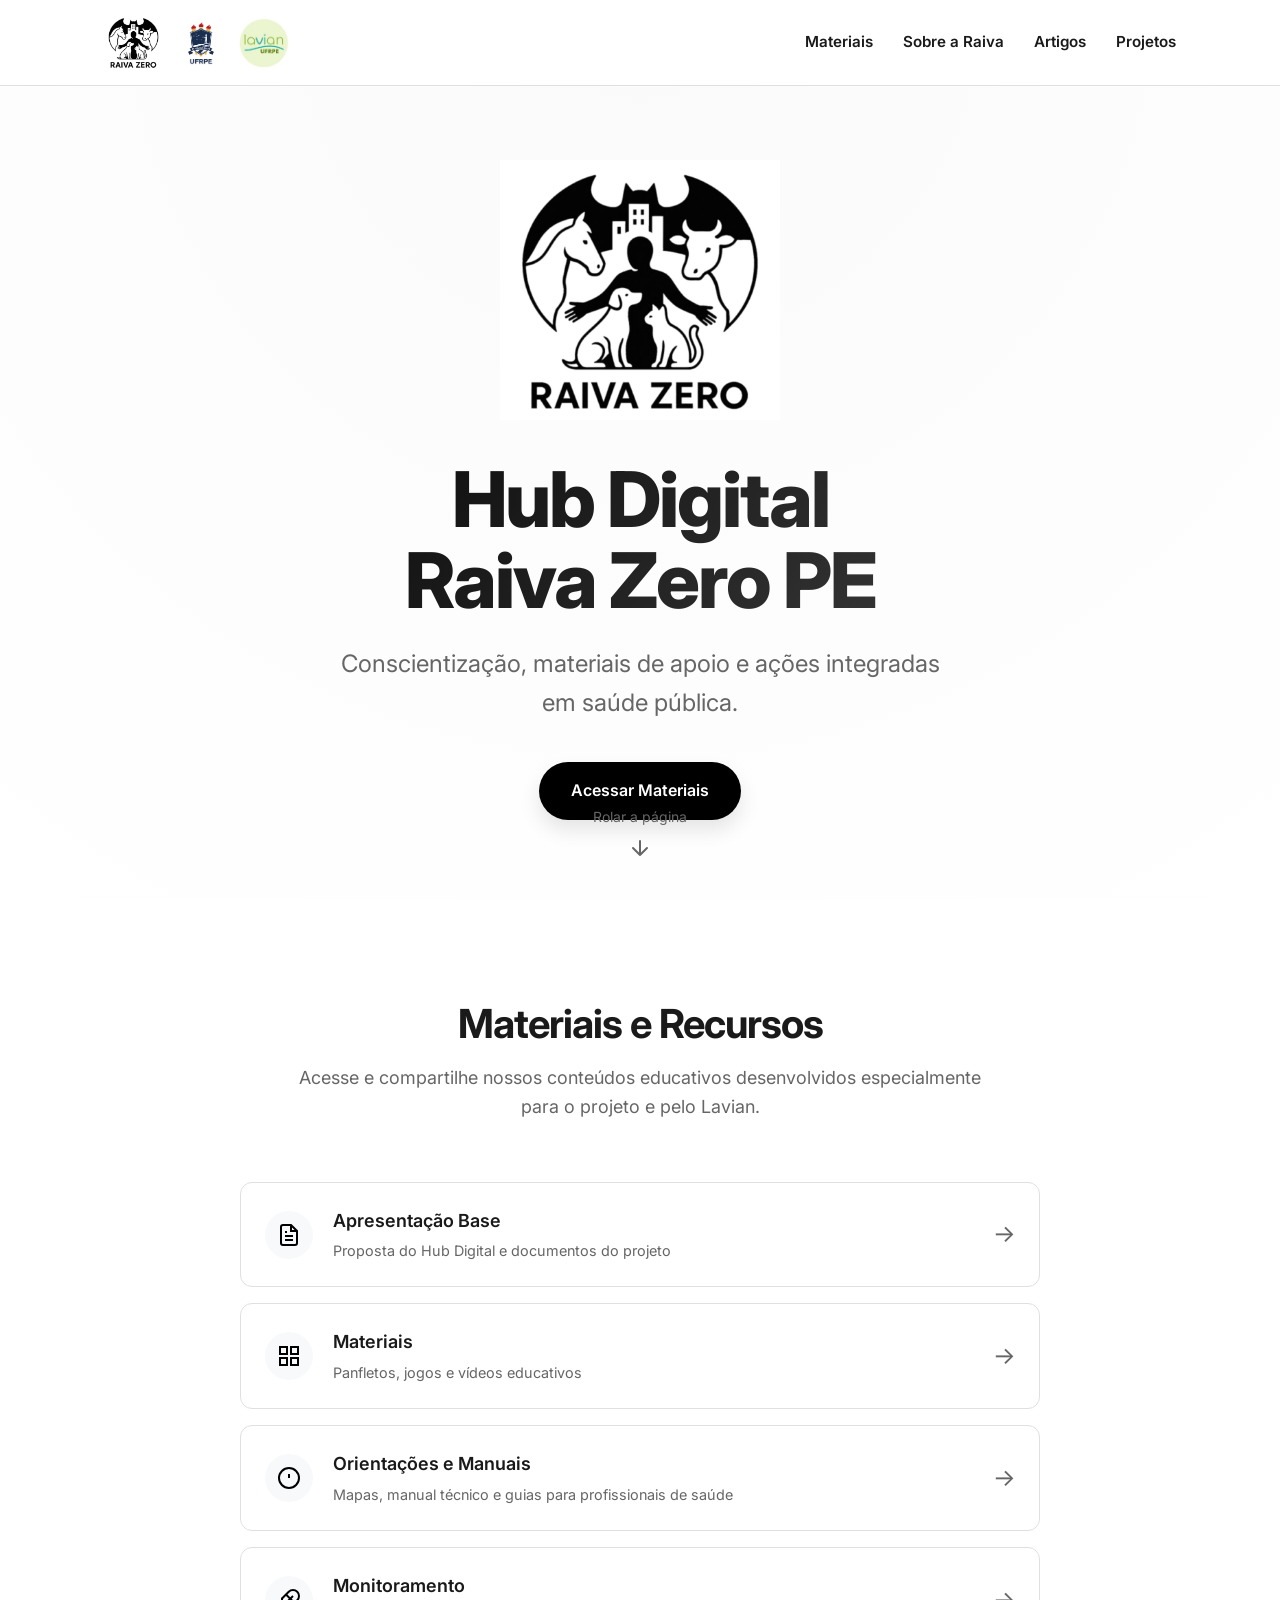
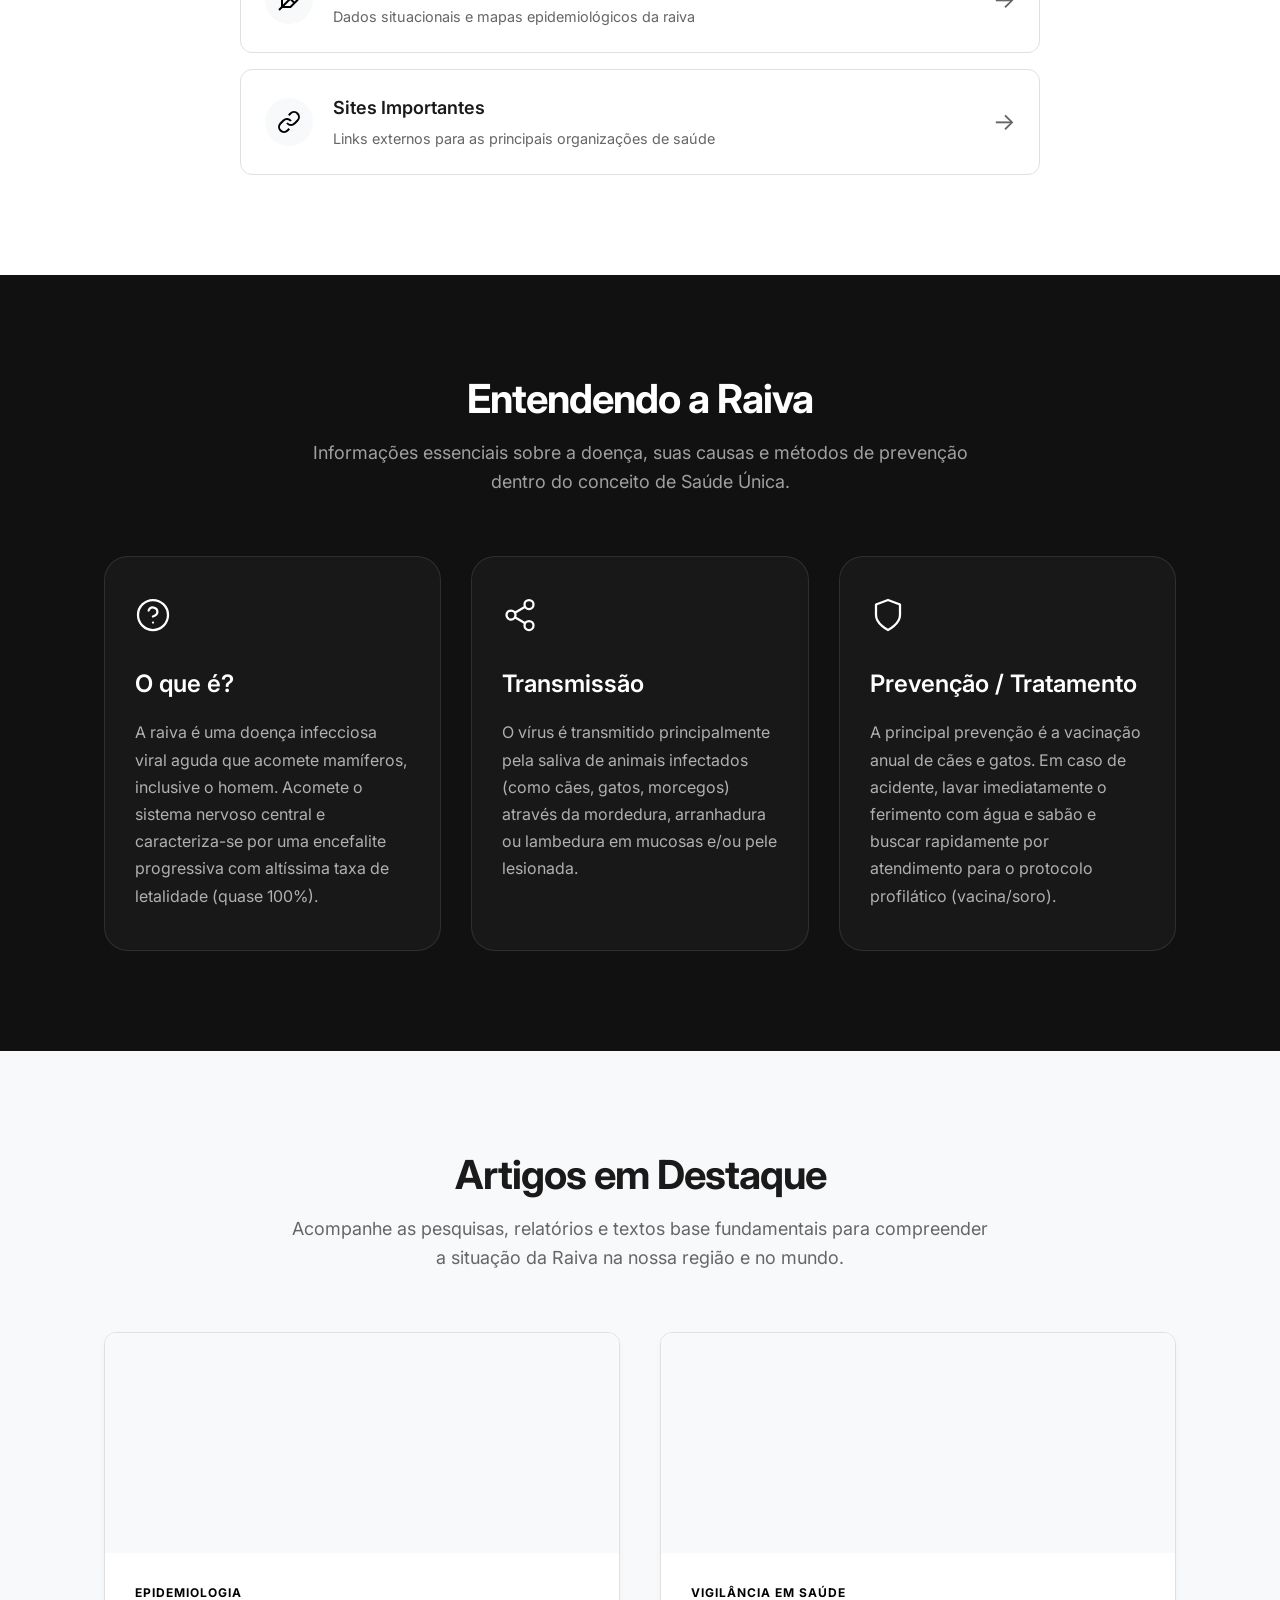
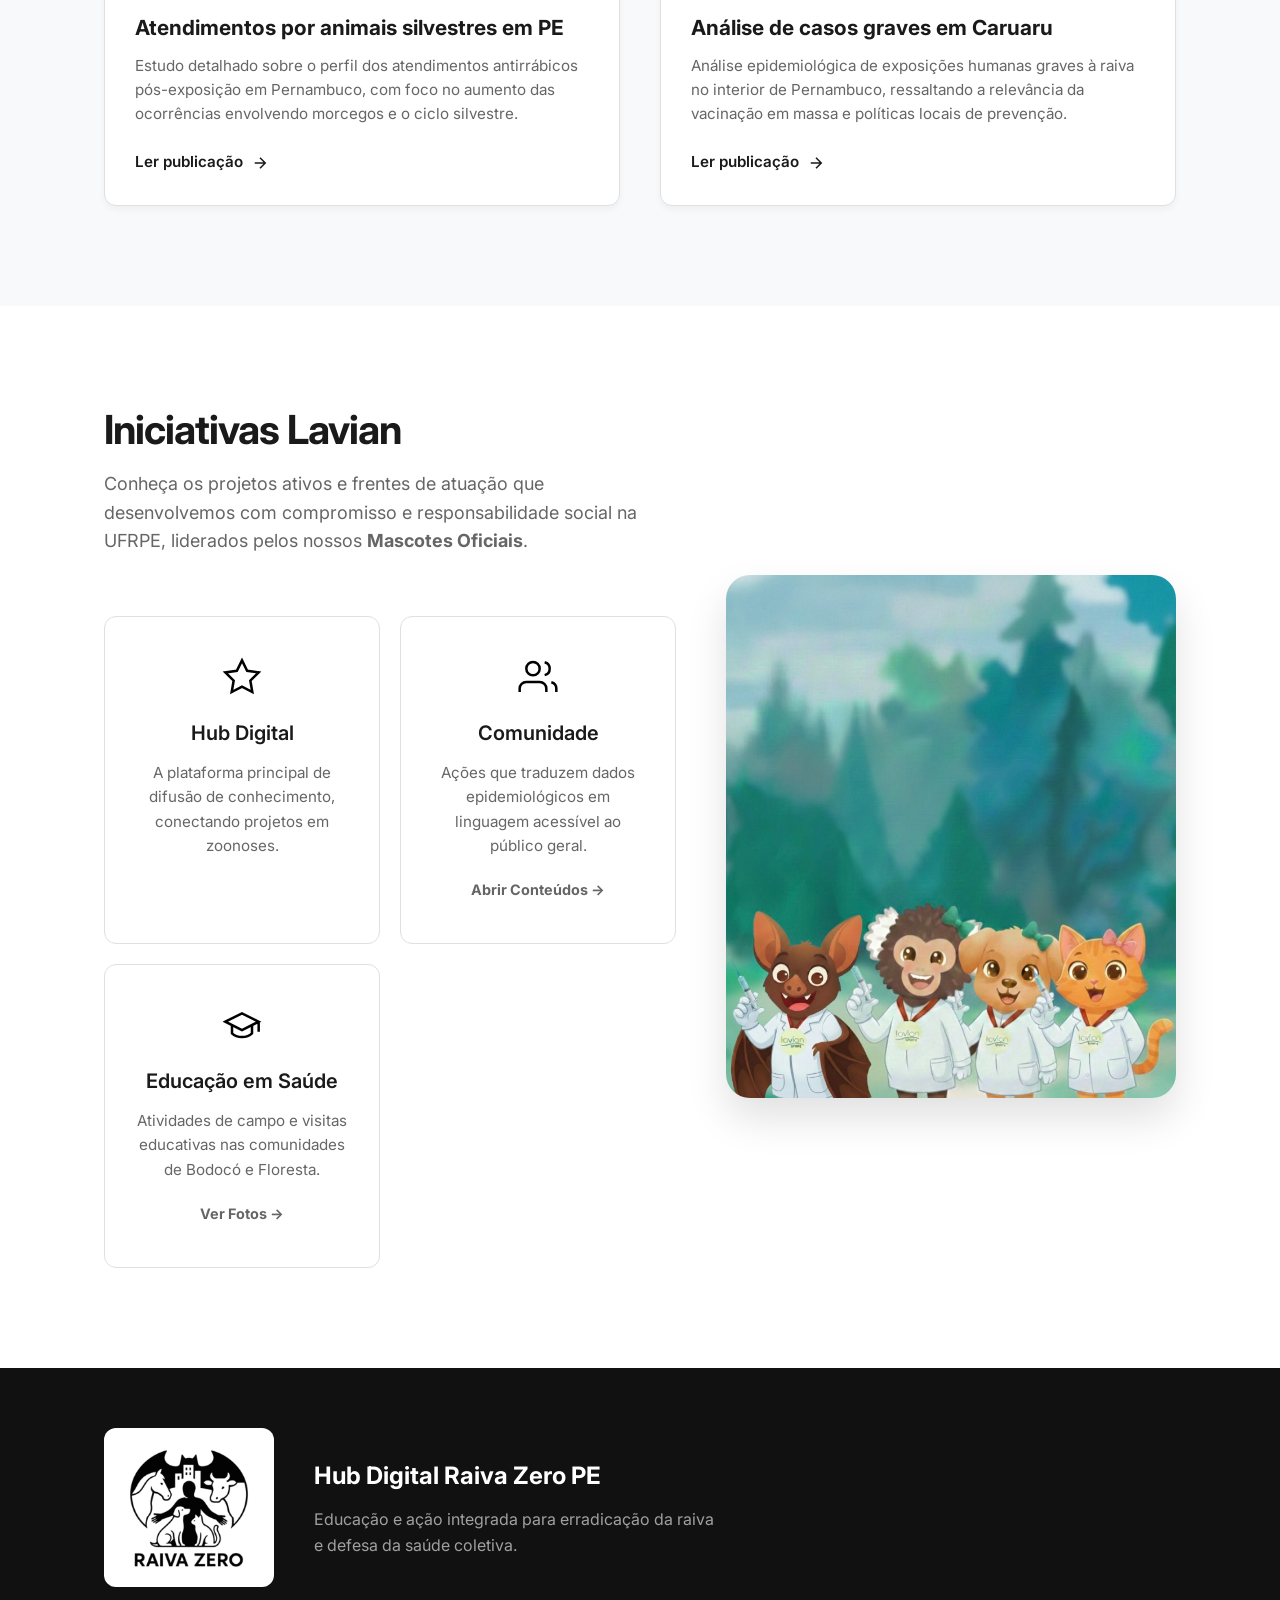
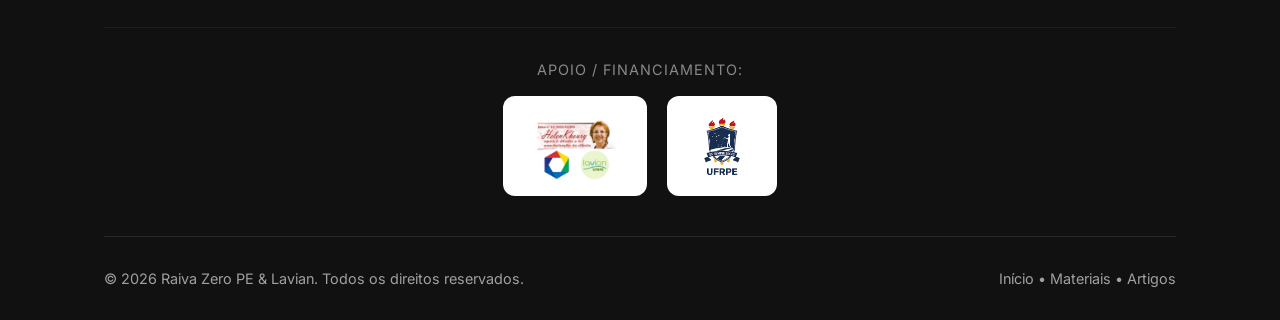
<file: index.html>
<!DOCTYPE html>
<html lang="pt-BR">

<head>
    <meta charset="UTF-8">
    <meta name="viewport" content="width=device-width, initial-scale=1.0">
    <title>Hub Digital Raiva Zero PE</title>
    <meta name="description"
        content="Hub Digital dedicado à conscientização e materiais de apoio sobre a Raiva, unindo esforços do projeto Raiva Zero PE e Lavian.">
    <!-- Google Fonts -->
    <link rel="preconnect" href="https://fonts.googleapis.com">
    <link rel="preconnect" href="https://fonts.gstatic.com" crossorigin>
    <link href="https://fonts.googleapis.com/css2?family=Inter:wght@300;400;500;600;700;800&display=swap"
        rel="stylesheet">
    <link rel="icon" type="image/png" href="assets/images/logo.png">
    <!-- CSS -->
    <link rel="stylesheet" href="css/style.css">
</head>

<body>

    <!-- Header / Navbar -->
    <header class="header">
        <div class="container header-container">
            <div class="header-logos">
                <a href="#hero" class="header-logo">
                    <img src="assets/images/logo.png" alt="Logo Hub Digital Raiva Zero PE"
                        onerror="this.src='https://placehold.co/150x50/000000/FFFFFF/png?text=RAIVA+ZERO';">
                </a>
                <img src="assets/images/logo ufrpe.png" alt="Logo UFRPE" class="header-partner-logo">
                <img src="assets/images/logo lavian.png" alt="Logo Lavian" class="header-partner-logo">
            </div>
            <nav class="header-nav">
                <a href="#materiais">Materiais</a>
                <a href="#sobre">Sobre a Raiva</a>
                <a href="#artigos">Artigos</a>
                <a href="#projetos-lavian">Projetos</a>
            </nav>
        </div>
    </header>

    <main>
        <!-- Home / Hero Section (Entrada) -->
        <section id="hero" class="hero-section">
            <div class="container hero-container">
                <div class="hero-content reveal">
                    <!-- Placeholder para a Logo: substitua por sua imagem (ex: logo.png) -->
                    <div class="logo-wrapper">
                        <img src="assets/images/logo.png" alt="Logo Raiva Zero" class="main-logo" id="logo-img"
                            onerror="this.src='https://placehold.co/400x400/000000/FFFFFF/png?text=RAIVA+ZERO';">
                    </div>
                    <h1 class="hero-title">Hub Digital<br>Raiva Zero PE</h1>
                    <p class="hero-subtitle">Conscientização, materiais de apoio e ações integradas em saúde pública.
                    </p>
                    <a href="#materiais" class="btn btn-primary">Acessar Materiais</a>
                </div>
            </div>
            <div class="scroll-indicator">
                <span>Rolar a página</span>
                <svg width="24" height="24" viewBox="0 0 24 24" fill="none" stroke="currentColor" stroke-width="2"
                    stroke-linecap="round" stroke-linejoin="round">
                    <path d="M12 5v14M19 12l-7 7-7-7" />
                </svg>
            </div>
        </section>

        <!-- Seção: Materiais (Projeto e Lavian) -->
        <section id="materiais" class="section materials-section">
            <div class="container">
                <div class="section-header reveal">
                    <h2 class="section-title">Materiais e Recursos</h2>
                    <p class="section-description">Acesse e compartilhe nossos conteúdos educativos desenvolvidos
                        especialmente para o projeto e pelo Lavian.</p>
                </div>

                <div class="links-grid reveal">
                    <a href="#" class="resource-link-card" id="btn-apresentacao">
                        <div class="resource-icon">
                            <svg width="24" height="24" viewBox="0 0 24 24" fill="none" stroke="currentColor"
                                stroke-width="2">
                                <path d="M14 2H6a2 2 0 0 0-2 2v16a2 2 0 0 0 2 2h12a2 2 0 0 0 2-2V8z"></path>
                                <polyline points="14 2 14 8 20 8"></polyline>
                                <line x1="16" y1="13" x2="8" y2="13"></line>
                                <line x1="16" y1="17" x2="8" y2="17"></line>
                                <polyline points="10 9 9 9 8 9"></polyline>
                            </svg>
                        </div>
                        <div class="resource-text">
                            <h3>Apresentação Base</h3>
                            <p>Proposta do Hub Digital e documentos do projeto</p>
                        </div>
                        <div class="resource-arrow">→</div>
                    </a>

                    <a href="#" class="resource-link-card" id="btn-materiais">
                        <div class="resource-icon">
                            <svg width="24" height="24" viewBox="0 0 24 24" fill="none" stroke="currentColor"
                                stroke-width="2">
                                <rect x="3" y="3" width="7" height="7"></rect>
                                <rect x="14" y="3" width="7" height="7"></rect>
                                <rect x="14" y="14" width="7" height="7"></rect>
                                <rect x="3" y="14" width="7" height="7"></rect>
                            </svg>
                        </div>
                        <div class="resource-text">
                            <h3>Materiais</h3>
                            <p>Panfletos, jogos e vídeos educativos</p>
                        </div>
                        <div class="resource-arrow">→</div>
                    </a>

                    <a href="#" class="resource-link-card" id="btn-manuais">
                        <div class="resource-icon">
                            <svg width="24" height="24" viewBox="0 0 24 24" fill="none" stroke="currentColor"
                                stroke-width="2">
                                <circle cx="12" cy="12" r="10"></circle>
                                <line x1="12" y1="8" x2="12" y2="12"></line>
                                <line x1="12" y1="16" x2="12.01" y2="16"></line>
                            </svg>
                        </div>
                        <div class="resource-text">
                            <h3>Orientações e Manuais</h3>
                            <p>Mapas, manual técnico e guias para profissionais de saúde</p>
                        </div>
                        <div class="resource-arrow">→</div>
                    </a>

                    <a href="#" class="resource-link-card" id="btn-monitoramento">
                        <div class="resource-icon">
                            <svg width="24" height="24" viewBox="0 0 24 24" fill="none" stroke="currentColor"
                                stroke-width="2">
                                <path d="M20.24 12.24a6 6 0 0 0-8.49-8.49L5 10.5V19h8.5z"></path>
                                <line x1="16" y1="8" x2="2" y2="22"></line>
                                <line x1="17.5" y1="15" x2="9" y2="6.5"></line>
                            </svg>
                        </div>
                        <div class="resource-text">
                            <h3>Monitoramento</h3>
                            <p>Dados situacionais e mapas epidemiológicos da raiva</p>
                        </div>
                        <div class="resource-arrow">→</div>
                    </a>

                    <a href="#" class="resource-link-card" id="btn-sites-importantes">
                        <div class="resource-icon">
                            <svg width="24" height="24" viewBox="0 0 24 24" fill="none" stroke="currentColor"
                                stroke-width="2">
                                <path d="M10 13a5 5 0 0 0 7.54.54l3-3a5 5 0 0 0-7.07-7.07l-1.72 1.71"></path>
                                <path d="M14 11a5 5 0 0 0-7.54-.54l-3 3a5 5 0 0 0 7.07 7.07l1.71-1.71"></path>
                            </svg>
                        </div>
                        <div class="resource-text">
                            <h3>Sites Importantes</h3>
                            <p>Links externos para as principais organizações de saúde</p>
                        </div>
                        <div class="resource-arrow">→</div>
                    </a>

                </div>
            </div>
        </section>

        <!-- Seção: Sobre a Raiva (O que é, como transmite) -->
        <section id="sobre" class="section about-section dark-bg">
            <div class="container">
                <div class="section-header reveal">
                    <h2 class="section-title">Entendendo a Raiva</h2>
                    <p class="section-description">Informações essenciais sobre a doença, suas causas e métodos de
                        prevenção dentro do conceito de Saúde Única.</p>
                </div>

                <div class="cards-grid reveal">
                    <!-- Card 1: O que é -->
                    <div class="info-card">
                        <div class="card-icon">
                            <svg width="36" height="36" viewBox="0 0 24 24" fill="none" stroke="currentColor"
                                stroke-width="1.5" stroke-linecap="round" stroke-linejoin="round">
                                <circle cx="12" cy="12" r="10"></circle>
                                <path d="M9.09 9a3 3 0 0 1 5.83 1c0 2-3 3-3 3"></path>
                                <line x1="12" y1="17" x2="12.01" y2="17"></line>
                            </svg>
                        </div>
                        <h3 class="card-title">O que é?</h3>
                        <p class="card-text">A raiva é uma doença infecciosa viral aguda que acomete mamíferos,
                            inclusive o homem. Acomete o sistema nervoso central e caracteriza-se por uma encefalite
                            progressiva com altíssima taxa de letalidade (quase 100%).</p>
                    </div>

                    <!-- Card 2: Como Transmite -->
                    <div class="info-card">
                        <div class="card-icon">
                            <svg width="36" height="36" viewBox="0 0 24 24" fill="none" stroke="currentColor"
                                stroke-width="1.5" stroke-linecap="round" stroke-linejoin="round">
                                <circle cx="18" cy="5" r="3"></circle>
                                <circle cx="6" cy="12" r="3"></circle>
                                <circle cx="18" cy="19" r="3"></circle>
                                <line x1="8.59" y1="13.51" x2="15.42" y2="17.49"></line>
                                <line x1="15.41" y1="6.51" x2="8.59" y2="10.49"></line>
                            </svg>
                        </div>
                        <h3 class="card-title">Transmissão</h3>
                        <p class="card-text">O vírus é transmitido principalmente pela saliva de animais infectados
                            (como cães, gatos, morcegos) através da mordedura, arranhadura ou lambedura em mucosas e/ou
                            pele lesionada.</p>
                    </div>

                    <!-- Card 3: Prevenção -->
                    <div class="info-card">
                        <div class="card-icon">
                            <svg width="36" height="36" viewBox="0 0 24 24" fill="none" stroke="currentColor"
                                stroke-width="1.5" stroke-linecap="round" stroke-linejoin="round">
                                <path d="M12 22s8-4 8-10V5l-8-3-8 3v7c0 6 8 10 8 10z"></path>
                            </svg>
                        </div>
                        <h3 class="card-title">Prevenção / Tratamento</h3>
                        <p class="card-text">A principal prevenção é a vacinação anual de cães e gatos. Em caso de
                            acidente, lavar imediatamente o ferimento com água e sabão e buscar rapidamente por
                            atendimento para o protocolo profilático (vacina/soro).</p>
                    </div>
                </div>
            </div>
        </section>

        <!-- Seção: Artigos informativos editáveis -->
        <section id="artigos" class="section articles-section bg-gray">
            <div class="container">
                <div class="section-header reveal">
                    <h2 class="section-title">Artigos em Destaque</h2>
                    <p class="section-description">Acompanhe as pesquisas, relatórios e textos base fundamentais para
                        compreender a situação da Raiva na nossa região e no mundo.</p>
                </div>

                <div class="articles-grid reveal">
                    <!-- Artigo 1: Pernambuco Silvestre -->
                    <article class="article-card">
                        <div class="article-image"
                            style="background-image: url('https://placehold.co/600x400/eeeeee/111111?text=Animais+Silvestres+PE');">
                        </div>
                        <div class="article-content">
                            <span class="article-tag">Epidemiologia</span>
                            <h3 class="article-title">Atendimentos por animais silvestres em PE</h3>
                            <p class="article-excerpt">Estudo detalhado sobre o perfil dos atendimentos antirrábicos pós-exposição em Pernambuco, com foco no aumento das ocorrências envolvendo morcegos e o ciclo silvestre.</p>
                            <a href="assets/artigos/Artigos revistas combinados.pdf" target="_blank" class="article-link">Ler publicação <svg width="18" height="18"
                                    viewBox="0 0 24 24" fill="none" stroke="currentColor" stroke-width="2">
                                    <path d="M5 12h14m-7-7 7 7-7 7" />
                                </svg></a>
                        </div>
                    </article>

                    <!-- Artigo 2: Caruaru -->
                    <article class="article-card">
                        <div class="article-image"
                            style="background-image: url('https://placehold.co/600x400/eeeeee/111111?text=Casos+Graves+Caruaru');">
                        </div>
                        <div class="article-content">
                            <span class="article-tag">Vigilância em Saúde</span>
                            <h3 class="article-title">Análise de casos graves em Caruaru</h3>
                            <p class="article-excerpt">Análise epidemiológica de exposições humanas graves à raiva no interior de Pernambuco, ressaltando a relevância da vacinação em massa e políticas locais de prevenção.</p>
                            <a href="assets/artigos/artigo 1.pdf" target="_blank" class="article-link">Ler publicação <svg width="18" height="18"
                                    viewBox="0 0 24 24" fill="none" stroke="currentColor" stroke-width="2">
                                    <path d="M5 12h14m-7-7 7 7-7 7" />
                                </svg></a>
                        </div>
                    </article>
                </div>
            </div>
        </section>

        <!-- Seção: Projetos do Lavian em si -->
        <section id="projetos-lavian" class="section lavian-section">
            <div class="container">
                <div class="lavian-split-layout">
                    <!-- Coluna de Texto e Cards -->
                    <div class="lavian-content">
                        <div class="section-header reveal" style="text-align: left; margin-left: 0; max-width: 100%;">
                            <h2 class="section-title">Iniciativas Lavian</h2>
                            <p class="section-description">Conheça os projetos ativos e frentes de atuação que
                                desenvolvemos com compromisso e responsabilidade social na UFRPE, liderados pelos nossos
                                <strong>Mascotes Oficiais</strong>.
                            </p>
                        </div>

                        <div class="lavian-grid reveal">
                            <!-- Projeto 1 -->
                            <div class="project-box">
                                <div class="project-icon">
                                    <svg width="40" height="40" viewBox="0 0 24 24" fill="none" stroke="currentColor"
                                        stroke-width="1.5">
                                        <polygon
                                            points="12 2 15.09 8.26 22 9.27 17 14.14 18.18 21.02 12 17.77 5.82 21.02 7 14.14 2 9.27 8.91 8.26 12 2">
                                        </polygon>
                                    </svg>
                                </div>
                                <h3 class="project-title">Hub Digital</h3>
                                <p class="project-desc">A plataforma principal de difusão de conhecimento, conectando
                                    projetos em zoonoses.</p>
                            </div>



                            <!-- Projeto 3 -->
                            <div class="project-box" id="btn-comunidade" style="cursor: pointer;">
                                <div class="project-icon">
                                    <svg width="40" height="40" viewBox="0 0 24 24" fill="none" stroke="currentColor"
                                        stroke-width="1.5">
                                        <path d="M17 21v-2a4 4 0 0 0-4-4H5a4 4 0 0 0-4 4v2"></path>
                                        <circle cx="9" cy="7" r="4"></circle>
                                        <path d="M23 21v-2a4 4 0 0 0-3-3.87"></path>
                                        <path d="M16 3.13a4 4 0 0 1 0 7.75"></path>
                                    </svg>
                                </div>
                                <h3 class="project-title">Comunidade</h3>
                                <p class="project-desc">Ações que traduzem dados epidemiológicos em linguagem acessível
                                    ao público geral.</p>
                                <div class="project-arrow">Abrir Conteúdos →</div>
                            </div>

                            <!-- Projeto 4: Educação em Saúde -->
                            <div class="project-box" id="btn-educacao-saude" style="cursor: pointer;">
                                <div class="project-icon">
                                    <svg width="40" height="40" viewBox="0 0 24 24" fill="none" stroke="currentColor"
                                        stroke-width="1.5">
                                        <path d="M22 10v6M2 10l10-5 10 5-10 5z"></path>
                                        <path d="M6 12v5c3 3 9 3 12 0v-5"></path>
                                    </svg>
                                </div>
                                <h3 class="project-title">Educação em Saúde</h3>
                                <p class="project-desc">Atividades de campo e visitas educativas nas comunidades de
                                    Bodocó e Floresta.</p>
                                <div class="project-arrow">Ver Fotos →</div>
                            </div>
                        </div>
                    </div>

                    <!-- Coluna da Imagem Mascotes -->
                    <div class="lavian-image-container reveal">
                        <img src="assets/images/mascote raiva zero.png" alt="Mascotes Lavian UFRPE Vacinadores"
                            class="lavian-side-img">
                    </div>
                </div>
            </div>
        </section>
    </main>

    <!-- Footer -->
    <footer class="footer">
        <div class="container footer-container">
            <div class="footer-top-row">
                <div class="footer-brand">
                    <img src="assets/images/logo.png" alt="Logo Raiva Zero PE" class="footer-logo"
                        onerror="this.src='https://placehold.co/150x150/000000/FFFFFF/png?text=RAIVA+ZERO';">
                </div>
                <div class="footer-info">
                    <h3>Hub Digital Raiva Zero PE</h3>
                    <p>Educação e ação integrada para erradicação da raiva e defesa da saúde coletiva.</p>
                </div>
            </div>

            <div class="footer-patrocinio">
                <p>Apoio / Financiamento:</p>
                <div class="patrocinio-logos">
                    <img src="assets/images/patrocinio.png" alt="Patrocínio" class="patrocinio-img">
                    <img src="assets/images/logo ufrpe.png" alt="UFRPE" class="patrocinio-img">
                </div>
            </div>

            <div class="footer-bottom">
                <p>&copy; <span id="current-year"></span> Raiva Zero PE & Lavian. Todos os direitos reservados.</p>
                <div class="footer-links">
                    <a href="#hero">Início</a> &bull;
                    <a href="#materiais">Materiais</a> &bull;
                    <a href="#artigos">Artigos</a>
                </div>
            </div>
        </div>
    </footer>

    <div id="modal-monitoramento" class="modal">
        <div class="modal-content">
            <span class="close-modal">&times;</span>
            <div class="modal-header">
                <h2>Monitoramento Epidemiológico</h2>
                <p>Acompanhe os dados situacionais e mapas da raiva no Brasil.</p>
            </div>
            <div class="modal-body">
                <div class="modal-links">
                    <!-- Raiva Animal -->
                    <a href="https://mapa-indicadores.agricultura.gov.br/publico/extensions/Saude_animal/Saude_animal.html"
                        target="_blank" class="modal-link-item support-site-link">
                        <span class="link-label">Raiva Animal</span>
                        <span class="link-desc">Consulta de indicadores e mapas de saúde animal (MAPA).</span>
                        <span class="link-external-icon"><svg width="16" height="16" viewBox="0 0 24 24" fill="none"
                                stroke="currentColor" stroke-width="2">
                                <path d="M18 13v6a2 2 0 0 1-2 2H5a2 2 0 0 1-2-2V8a2 2 0 0 1 2-2h6"></path>
                                <polyline points="15 3 21 3 21 9"></polyline>
                                <line x1="10" y1="14" x2="21" y2="3"></line>
                            </svg></span>
                    </a>

                    <!-- Raiva Humana -->
                    <a href="https://www.gov.br/saude/pt-br/assuntos/saude-de-a-a-z/r/raiva/raiva-humana"
                        target="_blank" class="modal-link-item support-site-link">
                        <span class="link-label">Raiva Humana</span>
                        <span class="link-desc">Informações técnicas e cenário da raiva humana (Ministério da
                            Saúde).</span>
                        <span class="link-external-icon"><svg width="16" height="16" viewBox="0 0 24 24" fill="none"
                                stroke="currentColor" stroke-width="2">
                                <path d="M18 13v6a2 2 0 0 1-2 2H5a2 2 0 0 1-2-2V8a2 2 0 0 1 2-2h6"></path>
                                <polyline points="15 3 21 3 21 9"></polyline>
                                <line x1="10" y1="14" x2="21" y2="3"></line>
                            </svg></span>
                    </a>
                </div>
            </div>
        </div>
    </div>

    <div id="modal-comunidade" class="modal">
        <div class="modal-content">
            <span class="close-modal">&times;</span>
            <div class="modal-header">
                <h2>Comunidade & Social</h2>
                <p>Conecte-se conosco e acompanhe materiais educativos em nossas redes.</p>
            </div>
            <div class="modal-body">
                <div class="modal-links">
                    <!-- Spotify -->
                    <a href="https://open.spotify.com/playlist/5ymKifjO7hbwYNvgk6tRpr?si=DRehuGUtR3SeY_FxVjspXg"
                        target="_blank" class="modal-link-item spotify-link">
                        <span class="link-label">Playlist Spotify</span>
                        <span class="link-desc">Confira nossa trilha de rádio e podcasts educativos.</span>
                        <span class="link-external-icon"><svg width="24" height="24" viewBox="0 0 24 24" fill="none"
                                stroke="currentColor" stroke-width="2" stroke-linecap="round" stroke-linejoin="round">
                                <circle cx="12" cy="12" r="10" />
                                <path d="M8 14.5c2.5-1 5.5-1 8 0" />
                                <path d="M7 11.5c3.5-1.5 7.5-1.5 11 0" />
                                <path d="M9 17c2-1 4-1 6 0" />
                            </svg></span>
                    </a>

                    <!-- YouTube -->
                    <a href="https://www.youtube.com/playlist?list=PLZSeM4_ru4WSBYfGFNXnDsjbcf-rLUN3i" target="_blank"
                        class="modal-link-item youtube-link">
                        <span class="link-label">Playlist YouTube</span>
                        <span class="link-desc">Vídeos, lives e materiais em vídeo sobre Raiva Zero.</span>
                        <span class="link-external-icon"><svg width="24" height="24" viewBox="0 0 24 24" fill="none"
                                stroke="currentColor" stroke-width="2" stroke-linecap="round" stroke-linejoin="round">
                                <path
                                    d="M22.54 6.42a2.78 2.78 0 0 0-1.94-2C18.88 4 12 4 12 4s-6.88 0-8.6.46a2.78 2.78 0 0 0-1.94 2A29 29 0 0 0 1 11.75a29 29 0 0 0 .46 5.33A2.78 2.78 0 0 0 3.4 19c1.72.46 8.6.46 8.6.46s6.88 0 8.6-.46a2.78 2.78 0 0 0 1.94-2c.46-1.7.46-5.33.46-5.33s0-3.63-.46-5.33z" />
                                <polygon points="9.75 15.02 15.5 11.75 9.75 8.48 9.75 15.02" />
                            </svg></span>
                    </a>

                    <!-- Instagram Raiva Zero -->
                    <a href="https://www.instagram.com/raiva.zero?igsh=MXR6ejA4MXZqYTB2ag==" target="_blank"
                        class="modal-link-item instagram-link">
                        <span class="link-label">Instagram Raiva Zero</span>
                        <span class="link-desc">Acompanhe as atualizações do projeto Raiva Zero PE.</span>
                        <span class="link-external-icon"><svg width="24" height="24" viewBox="0 0 24 24" fill="none"
                                stroke="currentColor" stroke-width="2" stroke-linecap="round" stroke-linejoin="round">
                                <rect x="2" y="2" width="20" height="20" rx="5" ry="5" />
                                <path d="M16 11.37A4 4 0 1 1 12.63 8 4 4 0 0 1 16 11.37z" />
                                <line x1="17.5" y1="6.5" x2="17.51" y2="6.5" />
                            </svg></span>
                    </a>

                    <!-- Instagram Lavian -->
                    <a href="https://www.instagram.com/lavian.ufrpe?igsh=M2FkN2VmZWFjbnY4" target="_blank"
                        class="modal-link-item instagram-link">
                        <span class="link-label">Instagram Lavian</span>
                        <span class="link-desc">Acompanhe as atividades e projetos do Lavian UFRPE.</span>
                        <span class="link-external-icon"><svg width="24" height="24" viewBox="0 0 24 24" fill="none"
                                stroke="currentColor" stroke-width="2" stroke-linecap="round" stroke-linejoin="round">
                                <rect x="2" y="2" width="20" height="20" rx="5" ry="5" />
                                <path d="M16 11.37A4 4 0 1 1 12.63 8 4 4 0 0 1 16 11.37z" />
                                <line x1="17.5" y1="6.5" x2="17.51" y2="6.5" />
                            </svg></span>
                    </a>
                </div>
            </div>
        </div>
    </div>

    <div id="modal-manuais" class="modal">
        <div class="modal-content">
            <span class="close-modal">&times;</span>
            <div class="modal-header">
                <h2>Orientações e Manuais</h2>
                <p>Consulte materiais técnicos e guias de orientação.</p>
            </div>
            <div class="modal-body">
                <div class="modal-links">
                    <!-- Link Externo -->
                    <a href="https://alanjorgegomes1-wq.github.io/material-de-apoio-raiva/" target="_blank"
                        class="modal-link-item support-site-link">
                        <span class="link-label">Material de Apoio (Site)</span>
                        <span class="link-desc">Plataforma oficial de materiais de apoio sobre a Raiva.</span>
                        <span class="link-external-icon"><svg width="16" height="16" viewBox="0 0 24 24" fill="none"
                                stroke="currentColor" stroke-width="2">
                                <path d="M18 13v6a2 2 0 0 1-2 2H5a2 2 0 0 1-2-2V8a2 2 0 0 1 2-2h6"></path>
                                <polyline points="15 3 21 3 21 9"></polyline>
                                <line x1="10" y1="14" x2="21" y2="3"></line>
                            </svg></span>
                    </a>

                    <div class="modal-divider">Arquivos para Download</div>

                    <!-- PDFs Locais -->
                    <a href="assets/manuals/Gibi Turma da Mônica_Abaixo a Raiva_ Novembro 2021.pdf" target="_blank"
                        class="modal-link-item pdf-link">
                        <span class="link-label">Gibi Turma da Mônica</span>
                        <span class="link-desc">Abaixo a Raiva - Material educativo infantil.</span>
                        <span class="link-external-icon"><svg width="16" height="16" viewBox="0 0 24 24" fill="none"
                                stroke="currentColor" stroke-width="2">
                                <path d="M21 15v4a2 2 0 0 1-2 2H5a2 2 0 0 1-2-2v-4"></path>
                                <polyline points="7 10 12 15 17 10"></polyline>
                                <line x1="12" y1="15" x2="12" y2="3"></line>
                            </svg></span>
                    </a>
                    <a href="assets/manuals/MANUAL_RAIVAHERBVOROS2009.pdf" target="_blank"
                        class="modal-link-item pdf-link">
                        <span class="link-label">Manual Raiva Herbívoros</span>
                        <span class="link-desc">Guia técnico sobre a raiva em animais herbívoros (2009).</span>
                        <span class="link-external-icon"><svg width="16" height="16" viewBox="0 0 24 24" fill="none"
                                stroke="currentColor" stroke-width="2">
                                <path d="M21 15v4a2 2 0 0 1-2 2H5a2 2 0 0 1-2-2v-4"></path>
                                <polyline points="7 10 12 15 17 10"></polyline>
                                <line x1="12" y1="15" x2="12" y2="3"></line>
                            </svg></span>
                    </a>
                    <a href="assets/manuals/Manual de Diagnóstico Laboratorial da Raiva.pdf" target="_blank"
                        class="modal-link-item pdf-link">
                        <span class="link-label">Diagnóstico Laboratorial</span>
                        <span class="link-desc">Manual completo para diagnóstico laboratorial da raiva.</span>
                        <span class="link-external-icon"><svg width="16" height="16" viewBox="0 0 24 24" fill="none"
                                stroke="currentColor" stroke-width="2">
                                <path d="M21 15v4a2 2 0 0 1-2 2H5a2 2 0 0 1-2-2v-4"></path>
                                <polyline points="7 10 12 15 17 10"></polyline>
                                <line x1="12" y1="15" x2="12" y2="3"></line>
                            </svg></span>
                    </a>
                    <a href="assets/manuals/manual profilaxia.pdf" target="_blank"
                        class="modal-link-item pdf-link">
                        <span class="link-label">Manual de Profilaxia</span>
                        <span class="link-desc">Guia sobre profilaxia da raiva humana.</span>
                        <span class="link-external-icon"><svg width="16" height="16" viewBox="0 0 24 24" fill="none"
                                stroke="currentColor" stroke-width="2">
                                <path d="M21 15v4a2 2 0 0 1-2 2H5a2 2 0 0 1-2-2v-4"></path>
                                <polyline points="7 10 12 15 17 10"></polyline>
                                <line x1="12" y1="15" x2="12" y2="3"></line>
                            </svg></span>
                    </a>
                </div>
            </div>
        </div>
    </div>

    <div id="modal-apresentacao" class="modal">
        <div class="modal-content">
            <span class="close-modal">&times;</span>
            <div class="modal-header">
                <h2>Apresentação Base</h2>
                <p>Consulte a proposta detalhada do Hub Digital Raiva Zero PE.</p>
            </div>
            <div class="modal-body">
                <div class="modal-links">
                    <!-- Apresentação Hub Digital -->
                    <a href="assets/docs/apresentação hub digital.pdf" target="_blank"
                        class="modal-link-item pdf-link">
                        <span class="link-label">Apresentação Hub Digital</span>
                        <span class="link-desc">Documento de apresentação detalhada do Hub Digital.</span>
                        <span class="link-external-icon"><svg width="16" height="16" viewBox="0 0 24 24" fill="none"
                                stroke="currentColor" stroke-width="2">
                                <path d="M21 15v4a2 2 0 0 1-2 2H5a2 2 0 0 1-2-2v-4"></path>
                                <polyline points="7 10 12 15 17 10"></polyline>
                                <line x1="12" y1="15" x2="12" y2="3"></line>
                            </svg></span>
                    </a>
                </div>
            </div>
        </div>
    </div>

    <!-- Modal Materiais -->
    <div id="modal-materiais" class="modal">
        <div class="modal-content modal-content-wide">
            <span class="close-modal">&times;</span>
            <div class="modal-header">
                <h2>Materiais Educativos</h2>
                <p>Acesse panfletos, jogos e vídeos sobre a Raiva.</p>
            </div>
            <div class="modal-body">
                <!-- Seção 1: Panfletos e Cartilhas -->
                <div class="modal-divider">Panfletos e Cartilhas</div>
                <div class="modal-links">
                    <a href="assets/flyers/Morcego Falante.pdf" target="_blank"
                        class="modal-link-item pdf-link" rel="noopener noreferrer">
                        <span class="link-label">Cartilha Infantil – Morcego Falante</span>
                        <span class="link-desc">Material educativo voltado ao público infantil.</span>
                        <span class="link-external-icon"><svg width="16" height="16" viewBox="0 0 24 24" fill="none"
                                stroke="currentColor" stroke-width="2">
                                <path d="M21 15v4a2 2 0 0 1-2 2H5a2 2 0 0 1-2-2v-4"></path>
                                <polyline points="7 10 12 15 17 10"></polyline>
                                <line x1="12" y1="15" x2="12" y2="3"></line>
                            </svg></span>
                    </a>
                    <a href="assets/flyers/Cartilha Raiva Jovens ed. 2.pdf" target="_blank"
                        class="modal-link-item pdf-link">
                        <span class="link-label">Cartilha Raiva Jovens (Ed. 2)</span>
                        <span class="link-desc">Informações sobre a raiva para o público jovem.</span>
                        <span class="link-external-icon"><svg width="16" height="16" viewBox="0 0 24 24" fill="none"
                                stroke="currentColor" stroke-width="2">
                                <path d="M21 15v4a2 2 0 0 1-2 2H5a2 2 0 0 1-2-2v-4"></path>
                                <polyline points="7 10 12 15 17 10"></polyline>
                                <line x1="12" y1="15" x2="12" y2="3"></line>
                            </svg></span>
                    </a>
                    <a href="assets/flyers/Cartilha Raiva Profissionais ed. 3.pdf" target="_blank"
                        class="modal-link-item pdf-link">
                        <span class="link-label">Cartilha para Profissionais (Ed. 3)</span>
                        <span class="link-desc">Guia técnico voltado a profissionais de saúde.</span>
                        <span class="link-external-icon"><svg width="16" height="16" viewBox="0 0 24 24" fill="none"
                                stroke="currentColor" stroke-width="2">
                                <path d="M21 15v4a2 2 0 0 1-2 2H5a2 2 0 0 1-2-2v-4"></path>
                                <polyline points="7 10 12 15 17 10"></polyline>
                                <line x1="12" y1="15" x2="12" y2="3"></line>
                            </svg></span>
                    </a>
                    <a href="assets/flyers/fui mordido e agora (1).pdf" target="_blank"
                        class="modal-link-item pdf-link">
                        <span class="link-label">Fui Mordido, e Agora?</span>
                        <span class="link-desc">Guia rápido de orientação pós-exposição.</span>
                        <span class="link-external-icon"><svg width="16" height="16" viewBox="0 0 24 24" fill="none"
                                stroke="currentColor" stroke-width="2">
                                <path d="M21 15v4a2 2 0 0 1-2 2H5a2 2 0 0 1-2-2v-4"></path>
                                <polyline points="7 10 12 15 17 10"></polyline>
                                <line x1="12" y1="15" x2="12" y2="3"></line>
                            </svg></span>
                    </a>
                    <a href="assets/flyers/Cards_RAIVA_Thamyres_jun24_compressed.pdf_20251119_150405_0000.pdf"
                        target="_blank" class="modal-link-item pdf-link">
                        <span class="link-label">Cards Informativos sobre Raiva</span>
                        <span class="link-desc">Série de cards para divulgação e conscientização.</span>
                        <span class="link-external-icon"><svg width="16" height="16" viewBox="0 0 24 24" fill="none"
                                stroke="currentColor" stroke-width="2">
                                <path d="M21 15v4a2 2 0 0 1-2 2H5a2 2 0 0 1-2-2v-4"></path>
                                <polyline points="7 10 12 15 17 10"></polyline>
                                <line x1="12" y1="15" x2="12" y2="3"></line>
                            </svg></span>
                    </a>
                </div>

                <!-- Seção 2: Games -->
                <div class="modal-divider">Games</div>
                <p class="modal-subsection-label">🎲 Jogos Lúdicos</p>
                <div class="modal-links">
                    <a href="assets/flyers/Jogos ludicos/jogo da memoria oficial.pdf" target="_blank"
                        class="modal-link-item pdf-link">
                        <span class="link-label">Jogo da Memória</span>
                        <span class="link-desc">Jogo da memória educativo sobre a raiva.</span>
                        <span class="link-external-icon"><svg width="16" height="16" viewBox="0 0 24 24" fill="none"
                                stroke="currentColor" stroke-width="2">
                                <path d="M21 15v4a2 2 0 0 1-2 2H5a2 2 0 0 1-2-2v-4"></path>
                                <polyline points="7 10 12 15 17 10"></polyline>
                                <line x1="12" y1="15" x2="12" y2="3"></line>
                            </svg></span>
                    </a>
                    <a href="assets/flyers/Jogos ludicos/quem-sou-eu-jogo.pdf" target="_blank"
                        class="modal-link-item pdf-link">
                        <span class="link-label">Quem Sou Eu?</span>
                        <span class="link-desc">Jogo de adivinhação temático sobre animais e raiva.</span>
                        <span class="link-external-icon"><svg width="16" height="16" viewBox="0 0 24 24" fill="none"
                                stroke="currentColor" stroke-width="2">
                                <path d="M21 15v4a2 2 0 0 1-2 2H5a2 2 0 0 1-2-2v-4"></path>
                                <polyline points="7 10 12 15 17 10"></polyline>
                                <line x1="12" y1="15" x2="12" y2="3"></line>
                            </svg></span>
                    </a>
                    <a href="assets/flyers/Jogos ludicos/Arquivos.pdf" target="_blank" class="modal-link-item pdf-link">
                        <span class="link-label">Material Complementar de Jogos</span>
                        <span class="link-desc">Arquivos adicionais para aplicação dos jogos lúdicos.</span>
                        <span class="link-external-icon"><svg width="16" height="16" viewBox="0 0 24 24" fill="none"
                                stroke="currentColor" stroke-width="2">
                                <path d="M21 15v4a2 2 0 0 1-2 2H5a2 2 0 0 1-2-2v-4"></path>
                                <polyline points="7 10 12 15 17 10"></polyline>
                                <line x1="12" y1="15" x2="12" y2="3"></line>
                            </svg></span>
                    </a>
                </div>

                <p class="modal-subsection-label">🎮 Jogos Digitais</p>
                <div class="modal-links">
                    <a href="https://drive.google.com/drive/folders/1_zhwdBQELxssCUWMpeJ71pro6R8v00s3?usp=sharing" target="_blank"
                        class="modal-link-item support-site-link">
                        <span class="link-label">Download do Jogo e Tutorial</span>
                        <span class="link-desc">Acesse a pasta para baixar o jogo completo e as instruções de instalação.</span>
                        <span class="link-external-icon"><svg width="16" height="16" viewBox="0 0 24 24" fill="none"
                                stroke="currentColor" stroke-width="2">
                                <path d="M18 13v6a2 2 0 0 1-2 2H5a2 2 0 0 1-2-2V8a2 2 0 0 1 2-2h6"></path>
                                <polyline points="15 3 21 3 21 9"></polyline>
                                <line x1="10" y1="14" x2="21" y2="3"></line>
                            </svg></span>
                    </a>
                    <a href="https://itch.io/embed-upload/18153896?color=333333 " target="_blank"
                        class="modal-link-item support-site-link">
                        <span class="link-label">Jogo - Chave Mestra</span>
                        <span class="link-desc">Acesse a para jogar o escape room digital - Chave Mestra.</span>
                        <span class="link-external-icon"><svg width="16" height="16" viewBox="0 0 24 24" fill="none"
                                stroke="currentColor" stroke-width="2">
                                <path d="M18 13v6a2 2 0 0 1-2 2H5a2 2 0 0 1-2-2V8a2 2 0 0 1 2-2h6"></path>
                                <polyline points="15 3 21 3 21 9"></polyline>
                                <line x1="10" y1="14" x2="21" y2="3"></line>
                            </svg></span>
                    </a>
                </div>

                <!-- Seção 3: Vídeos -->
                <div class="modal-divider">Vídeos</div>
                <div class="modal-links">
                    <a href="https://www.youtube.com/watch?v=clUqynhRk7o&list=PLZSeM4_ru4WSBYfGFNXnDsjbcf-rLUN3i&index=3"
                        target="_blank" class="modal-link-item youtube-link">
                        <span class="link-label">Vídeo 1 – Playlist Raiva Zero</span>
                        <span class="link-desc">Primeiro vídeo da playlist educativa oficial.</span>
                        <span class="link-external-icon"><svg width="16" height="16" viewBox="0 0 24 24" fill="none"
                                stroke="currentColor" stroke-width="2">
                                <path
                                    d="M22.54 6.42a2.78 2.78 0 0 0-1.94-2C18.88 4 12 4 12 4s-6.88 0-8.6.46a2.78 2.78 0 0 0-1.94 2A29 29 0 0 0 1 11.75a29 29 0 0 0 .46 5.33A2.78 2.78 0 0 0 3.4 19c1.72.46 8.6.46 8.6.46s6.88 0 8.6-.46a2.78 2.78 0 0 0 1.94-2c.46-1.7.46-5.33.46-5.33s0-3.63-.46-5.33z" />
                                <polygon points="9.75 15.02 15.5 11.75 9.75 8.48 9.75 15.02" />
                            </svg></span>
                    </a>
                    <a href="https://www.youtube.com/watch?v=oAEHjBdlvFY&list=PLZSeM4_ru4WSBYfGFNXnDsjbcf-rLUN3i&index=4"
                        target="_blank" class="modal-link-item youtube-link">
                        <span class="link-label">Vídeo 2 – Playlist Raiva Zero</span>
                        <span class="link-desc">Segundo vídeo da playlist educativa oficial.</span>
                        <span class="link-external-icon"><svg width="16" height="16" viewBox="0 0 24 24" fill="none"
                                stroke="currentColor" stroke-width="2">
                                <path
                                    d="M22.54 6.42a2.78 2.78 0 0 0-1.94-2C18.88 4 12 4 12 4s-6.88 0-8.6.46a2.78 2.78 0 0 0-1.94 2A29 29 0 0 0 1 11.75a29 29 0 0 0 .46 5.33A2.78 2.78 0 0 0 3.4 19c1.72.46 8.6.46 8.6.46s6.88 0 8.6-.46a2.78 2.78 0 0 0 1.94-2c.46-1.7.46-5.33.46-5.33s0-3.63-.46-5.33z" />
                                <polygon points="9.75 15.02 15.5 11.75 9.75 8.48 9.75 15.02" />
                            </svg></span>
                    </a>
                    <a href="https://www.youtube.com/watch?v=_NaaRyoVR_Y&list=PLZSeM4_ru4WSBYfGFNXnDsjbcf-rLUN3i&index=3"
                        target="_blank" class="modal-link-item youtube-link">
                        <span class="link-label">Vídeo 3 – Playlist Raiva Zero</span>
                        <span class="link-desc">Terceiro vídeo da playlist educativa oficial.</span>
                        <span class="link-external-icon"><svg width="16" height="16" viewBox="0 0 24 24" fill="none"
                                stroke="currentColor" stroke-width="2">
                                <path
                                    d="M22.54 6.42a2.78 2.78 0 0 0-1.94-2C18.88 4 12 4 12 4s-6.88 0-8.6.46a2.78 2.78 0 0 0-1.94 2A29 29 0 0 0 1 11.75a29 29 0 0 0 .46 5.33A2.78 2.78 0 0 0 3.4 19c1.72.46 8.6.46 8.6.46s6.88 0 8.6-.46a2.78 2.78 0 0 0 1.94-2c.46-1.7.46-5.33.46-5.33s0-3.63-.46-5.33z" />
                                <polygon points="9.75 15.02 15.5 11.75 9.75 8.48 9.75 15.02" />
                            </svg></span>
                    </a>
                    <a href="https://www.youtube.com/watch?v=4V0RINBAlP0&list=PLZSeM4_ru4WSBYfGFNXnDsjbcf-rLUN3i&index=4"
                        target="_blank" class="modal-link-item youtube-link">
                        <span class="link-label">Vídeo 4 – Playlist Raiva Zero</span>
                        <span class="link-desc">Quarto vídeo da playlist educativa oficial.</span>
                        <span class="link-external-icon"><svg width="16" height="16" viewBox="0 0 24 24" fill="none"
                                stroke="currentColor" stroke-width="2">
                                <path
                                    d="M22.54 6.42a2.78 2.78 0 0 0-1.94-2C18.88 4 12 4 12 4s-6.88 0-8.6.46a2.78 2.78 0 0 0-1.94 2A29 29 0 0 0 1 11.75a29 29 0 0 0 .46 5.33A2.78 2.78 0 0 0 3.4 19c1.72.46 8.6.46 8.6.46s6.88 0 8.6-.46a2.78 2.78 0 0 0 1.94-2c.46-1.7.46-5.33.46-5.33s0-3.63-.46-5.33z" />
                                <polygon points="9.75 15.02 15.5 11.75 9.75 8.48 9.75 15.02" />
                            </svg></span>
                    </a>
                    <a href="https://www.youtube.com/watch?v=z0DOOVoq0d8&list=PLZSeM4_ru4WSBYfGFNXnDsjbcf-rLUN3i&index=5"
                        target="_blank" class="modal-link-item youtube-link">
                        <span class="link-label">Vídeo 5 – Playlist Raiva Zero</span>
                        <span class="link-desc">Quinto vídeo da playlist educativa oficial.</span>
                        <span class="link-external-icon"><svg width="16" height="16" viewBox="0 0 24 24" fill="none"
                                stroke="currentColor" stroke-width="2">
                                <path
                                    d="M22.54 6.42a2.78 2.78 0 0 0-1.94-2C18.88 4 12 4 12 4s-6.88 0-8.6.46a2.78 2.78 0 0 0-1.94 2A29 29 0 0 0 1 11.75a29 29 0 0 0 .46 5.33A2.78 2.78 0 0 0 3.4 19c1.72.46 8.6.46 8.6.46s6.88 0 8.6-.46a2.78 2.78 0 0 0 1.94-2c.46-1.7.46-5.33.46-5.33s0-3.63-.46-5.33z" />
                                <polygon points="9.75 15.02 15.5 11.75 9.75 8.48 9.75 15.02" />
                            </svg></span>
                    </a>
                </div>
            </div>
        </div>
    </div>

    <div id="modal-sites" class="modal">
        <div class="modal-content">
            <span class="close-modal">&times;</span>
            <div class="modal-header">
                <h2>Sites Importantes</h2>
                <p>Acesse fontes oficiais e bases de dados internacionais sobre a raiva.</p>
            </div>
            <div class="modal-body">
                <div class="modal-links">
                    <a href="https://www.woah.org/en/disease/rabies/" target="_blank" class="modal-link-item">
                        <span class="link-label">WOAH</span>
                        <span class="link-desc">World Organisation for Animal Health</span>
                        <span class="link-external-icon"><svg width="16" height="16" viewBox="0 0 24 24" fill="none"
                                stroke="currentColor" stroke-width="2">
                                <path d="M18 13v6a2 2 0 0 1-2 2H5a2 2 0 0 1-2-2V8a2 2 0 0 1 2-2h6"></path>
                                <polyline points="15 3 21 3 21 9"></polyline>
                                <line x1="10" y1="14" x2="21" y2="3"></line>
                            </svg></span>
                    </a>
                    <a href="https://rabiesintheamericas.com/pt/" target="_blank" class="modal-link-item">
                        <span class="link-label">RITA</span>
                        <span class="link-desc">Raiva nas Américas (Conferência)</span>
                        <span class="link-external-icon"><svg width="16" height="16" viewBox="0 0 24 24" fill="none"
                                stroke="currentColor" stroke-width="2">
                                <path d="M18 13v6a2 2 0 0 1-2 2H5a2 2 0 0 1-2-2V8a2 2 0 0 1 2-2h6"></path>
                                <polyline points="15 3 21 3 21 9"></polyline>
                                <line x1="10" y1="14" x2="21" y2="3"></line>
                            </svg></span>
                    </a>
                    <a href="https://www.cdc.gov/rabies/index.html" target="_blank" class="modal-link-item">
                        <span class="link-label">CDC</span>
                        <span class="link-desc">Centers for Disease Control and Prevention</span>
                        <span class="link-external-icon"><svg width="16" height="16" viewBox="0 0 24 24" fill="none"
                                stroke="currentColor" stroke-width="2">
                                <path d="M18 13v6a2 2 0 0 1-2 2H5a2 2 0 0 1-2-2V8a2 2 0 0 1 2-2h6"></path>
                                <polyline points="15 3 21 3 21 9"></polyline>
                                <line x1="10" y1="14" x2="21" y2="3"></line>
                            </svg></span>
                    </a>
                    <a href="https://www.who.int/news-room/fact-sheets/detail/rabies" target="_blank"
                        class="modal-link-item">
                        <span class="link-label">WHO</span>
                        <span class="link-desc">World Health Organization (Fact Sheets)</span>
                        <span class="link-external-icon"><svg width="16" height="16" viewBox="0 0 24 24" fill="none"
                                stroke="currentColor" stroke-width="2">
                                <path d="M18 13v6a2 2 0 0 1-2 2H5a2 2 0 0 1-2-2V8a2 2 0 0 1 2-2h6"></path>
                                <polyline points="15 3 21 3 21 9"></polyline>
                                <line x1="10" y1="14" x2="21" y2="3"></line>
                            </svg></span>
                    </a>
                </div>
            </div>
        </div>
    </div>

    <!-- Modal: Educação em Saúde - Carrossel de Fotos -->
    <div id="modal-educacao-saude" class="modal">
        <div class="modal-content modal-content-wide">
            <span class="close-modal">&times;</span>
            <div class="modal-header">
                <h2>Educação em Saúde</h2>
                <p>Registros fotográficos das atividades de campo nas comunidades.</p>
            </div>
            <div class="modal-body">
                <!-- Carrossel -->
                <div class="photo-carousel">
                    <div class="carousel-track" id="carousel-track">
                        <!-- Bodocó -->
                        <div class="carousel-slide">
                            <img src="assets/images/bogodo/WhatsApp Image 2026-04-13 at 14.28.57.jpeg"
                                alt="Atividade em Bodocó">
                            <div class="carousel-caption">📍 Bodocó</div>
                        </div>
                        <div class="carousel-slide">
                            <img src="assets/images/bogodo/WhatsApp Image 2026-04-13 at 14.28.57 (1).jpeg"
                                alt="Atividade em Bodocó">
                            <div class="carousel-caption">📍 Bodocó</div>
                        </div>
                        <div class="carousel-slide">
                            <img src="assets/images/bogodo/WhatsApp Image 2026-04-13 at 14.28.57 (3).jpeg"
                                alt="Atividade em Bodocó">
                            <div class="carousel-caption">📍 Bodocó</div>
                        </div>
                        <div class="carousel-slide">
                            <img src="assets/images/bogodo/WhatsApp Image 2026-04-13 at 14.28.58.jpeg"
                                alt="Atividade em Bodocó">
                            <div class="carousel-caption">📍 Bodocó</div>
                        </div>
                        <div class="carousel-slide">
                            <img src="assets/images/bogodo/WhatsApp Image 2026-04-13 at 14.28.58 (1).jpeg"
                                alt="Atividade em Bodocó">
                            <div class="carousel-caption">📍 Bodocó</div>
                        </div>
                        <div class="carousel-slide">
                            <img src="assets/images/bogodo/WhatsApp Image 2026-04-13 at 14.28.58 (2).jpeg"
                                alt="Atividade em Bodocó">
                            <div class="carousel-caption">📍 Bodocó</div>
                        </div>
                        <!-- Floresta -->
                        <div class="carousel-slide">
                            <img src="assets/images/floresta/WhatsApp Image 2026-04-13 at 14.30.12.jpeg"
                                alt="Atividade em Floresta">
                            <div class="carousel-caption">📍 Floresta</div>
                        </div>
                        <div class="carousel-slide">
                            <img src="assets/images/floresta/WhatsApp Image 2026-04-13 at 14.30.13.jpeg"
                                alt="Atividade em Floresta">
                            <div class="carousel-caption">📍 Floresta</div>
                        </div>
                        <div class="carousel-slide">
                            <img src="assets/images/floresta/WhatsApp Image 2026-04-13 at 14.30.13 (1).jpeg"
                                alt="Atividade em Floresta">
                            <div class="carousel-caption">📍 Floresta</div>
                        </div>
                    </div>
                    <!-- Controles -->
                    <button class="carousel-btn carousel-btn-prev" id="carousel-prev"
                        aria-label="Foto anterior">&#8249;</button>
                    <button class="carousel-btn carousel-btn-next" id="carousel-next"
                        aria-label="Próxima foto">&#8250;</button>
                    <!-- Indicadores -->
                    <div class="carousel-dots" id="carousel-dots"></div>
                    <!-- Contador -->
                    <div class="carousel-counter" id="carousel-counter">1 / 9</div>
                </div>
            </div>
        </div>
    </div>

    <!-- JavaScript -->
    <script src="js/script.js"></script>
</body>

</html>
</file>
<file: css/style.css>
/* --- CSS Reset & Variables --- */
:root {
    --color-bg: #EAEAEA;
    --color-bg-white: #ffffff;
    --color-bg-gray: #f8f9fa;
    --color-bg-dark: #111111;
    
    --color-text-main: #1a1a1a;
    --color-text-muted: #666666;
    --color-text-light: #ffffff;
    
    --color-primary: #000000;
    --color-border: #e0e0e0;
    --color-lavian: #2c3e50; /* Um tom de destaque elegante para itens do Lavian */

    --shadow-sm: 0 4px 6px rgba(0,0,0,0.04);
    --shadow-md: 0 10px 30px rgba(0,0,0,0.08);
    --shadow-hover: 0 20px 40px rgba(0,0,0,0.12);
    
    --radius-md: 12px;
    --radius-lg: 24px;
    
    --transition-fast: 0.2s ease;
    --transition-base: 0.4s cubic-bezier(0.16, 1, 0.3, 1);
}

* {
    margin: 0;
    padding: 0;
    box-sizing: border-box;
}

html {
    scroll-behavior: smooth;
    font-family: 'Inter', sans-serif;
    color: var(--color-text-main);
    background-color: var(--color-bg-white);
}

body {
    line-height: 1.6;
    overflow-x: hidden;
}

a {
    text-decoration: none;
    color: inherit;
}

img {
    max-width: 100%;
    height: auto;
    display: block;
}

/* --- Layout Utils --- */
.container {
    width: 100%;
    max-width: 1200px;
    margin: 0 auto;
    padding: 0 5%;
}

.section {
    padding: 100px 0;
}

.bg-gray {
    background-color: var(--color-bg-gray);
}

.dark-bg {
    background-color: var(--color-bg-dark);
    color: var(--color-text-light);
}

.dark-bg .section-description {
    color: #a0a0a0;
}

.section-header {
    text-align: center;
    margin-bottom: 60px;
    max-width: 700px;
    margin-inline: auto;
}

.section-title {
    font-size: 2.5rem;
    font-weight: 700;
    letter-spacing: -1px;
    margin-bottom: 16px;
    line-height: 1.2;
}

.section-description {
    font-size: 1.125rem;
    color: var(--color-text-muted);
}

/* --- Header / Navbar --- */
.header {
    position: fixed;
    top: 0;
    left: 0;
    width: 100%;
    background-color: rgba(255, 255, 255, 0.95);
    backdrop-filter: blur(10px);
    -webkit-backdrop-filter: blur(10px);
    border-bottom: 1px solid var(--color-border);
    z-index: 1000;
    padding: 15px 0;
    transition: var(--transition-base);
}

.header-container {
    display: flex;
    justify-content: space-between;
    align-items: center;
}

.header-logos {
    display: flex;
    align-items: center;
    gap: 20px;
}

.header-logo img {
    height: 55px;
    width: auto;
}

.header-partner-logo {
    height: 50px;
    width: auto;
    opacity: 1;
}

.header-nav {
    display: flex;
    gap: 30px;
}

.header-nav a {
    font-size: 0.95rem;
    font-weight: 600;
    color: var(--color-text-main);
    transition: color var(--transition-fast);
}

.header-nav a:hover {
    color: var(--color-lavian);
}

@media (max-width: 768px) {
    .header-nav {
        display: none;
    }
}

/* --- Hero Section --- */
.hero-section {
    min-height: 100vh;
    display: flex;
    flex-direction: column;
    justify-content: center;
    position: relative;
    background: radial-gradient(circle at 50% 0%, #fafafa 0%, #ffffff 100%);
    text-align: center;
    padding-top: 80px;
}

.logo-wrapper {
    margin-bottom: 40px;
    display: flex;
    justify-content: center;
}

.main-logo {
    width: 280px;
    max-width: 100%;
    /* Pode ajustar os estilos da logo aqui */
}

.hero-title {
    font-size: clamp(3rem, 6vw, 5rem);
    font-weight: 800;
    letter-spacing: -2px;
    line-height: 1.05;
    margin-bottom: 24px;
    background: linear-gradient(135deg, #000000, #434343);
    -webkit-background-clip: text;
    background-clip: text;
    -webkit-text-fill-color: transparent;
}

.hero-subtitle {
    font-size: clamp(1.125rem, 2vw, 1.5rem);
    color: var(--color-text-muted);
    max-width: 600px;
    margin: 0 auto 40px;
    font-weight: 400;
}

.btn {
    display: inline-flex;
    align-items: center;
    justify-content: center;
    padding: 16px 32px;
    font-size: 1rem;
    font-weight: 600;
    border-radius: 50px;
    transition: var(--transition-base);
    cursor: pointer;
}

.btn-primary {
    background-color: var(--color-primary);
    color: var(--color-bg-white);
    box-shadow: 0 10px 20px rgba(0,0,0,0.1);
}

.btn-primary:hover {
    transform: translateY(-2px);
    box-shadow: 0 15px 30px rgba(0,0,0,0.2);
    background-color: #222;
}

.scroll-indicator {
    position: absolute;
    bottom: 40px;
    left: 50%;
    transform: translateX(-50%);
    display: flex;
    flex-direction: column;
    align-items: center;
    gap: 8px;
    font-size: 0.875rem;
    color: var(--color-text-muted);
    animation: bounce 2s infinite;
}

@keyframes bounce {
    0%, 20%, 50%, 80%, 100% { transform: translateY(0) translateX(-50%); }
    40% { transform: translateY(-10px) translateX(-50%); }
    60% { transform: translateY(-5px) translateX(-50%); }
}

/* --- Materiais Section (Estilo Linktree Corporativo) --- */
.links-grid {
    display: flex;
    flex-direction: column;
    gap: 16px;
    max-width: 800px;
    margin: 0 auto;
}

.resource-link-card {
    display: flex;
    align-items: center;
    padding: 24px;
    background-color: var(--color-bg-white);
    border: 1px solid var(--color-border);
    border-radius: var(--radius-md);
    transition: var(--transition-base);
    position: relative;
    overflow: hidden;
}

.resource-link-card:hover {
    border-color: var(--color-primary);
    box-shadow: var(--shadow-md);
    transform: translateY(-2px);
}

.resource-icon {
    width: 48px;
    height: 48px;
    display: flex;
    align-items: center;
    justify-content: center;
    background-color: var(--color-bg-gray);
    border-radius: 50%;
    margin-right: 20px;
    color: var(--color-primary);
    flex-shrink: 0;
}

.resource-text h3 {
    font-size: 1.125rem;
    font-weight: 600;
    margin-bottom: 4px;
}

.resource-text p {
    font-size: 0.9rem;
    color: var(--color-text-muted);
}

.resource-arrow {
    margin-left: auto;
    font-size: 1.5rem;
    color: var(--color-text-muted);
    transition: transform var(--transition-base);
}

.resource-link-card:hover .resource-arrow {
    transform: translateX(5px);
    color: var(--color-primary);
}

.lavian-link:hover {
    border-color: var(--color-lavian);
}
.lavian-link:hover .resource-arrow,
.lavian-link:hover .resource-icon {
    color: var(--color-lavian);
}

/* --- Sobre a Raiva Cards --- */
.cards-grid {
    display: grid;
    grid-template-columns: repeat(auto-fit, minmax(300px, 1fr));
    gap: 30px;
}

.info-card {
    background-color: rgba(255, 255, 255, 0.03);
    border: 1px solid rgba(255, 255, 255, 0.1);
    padding: 40px 30px;
    border-radius: var(--radius-lg);
    transition: var(--transition-base);
}

.info-card:hover {
    background-color: rgba(255, 255, 255, 0.08);
    transform: translateY(-5px);
}

.card-icon {
    color: var(--color-bg-white);
    margin-bottom: 24px;
}

.card-title {
    font-size: 1.5rem;
    font-weight: 600;
    margin-bottom: 16px;
}

.card-text {
    font-size: 1rem;
    color: #b0b0b0;
    line-height: 1.7;
}

/* --- Artigos Section --- */
.articles-grid {
    display: grid;
    grid-template-columns: repeat(auto-fit, minmax(350px, 1fr));
    gap: 40px;
}

.article-card {
    background-color: var(--color-bg-white);
    border-radius: var(--radius-md);
    overflow: hidden;
    box-shadow: var(--shadow-sm);
    transition: var(--transition-base);
    border: 1px solid var(--color-border);
    display: flex;
    flex-direction: column;
}

.article-card:hover {
    box-shadow: var(--shadow-hover);
    transform: translateY(-4px);
}

.article-image {
    width: 100%;
    height: 220px;
    background-size: cover;
    background-position: center;
    background-color: var(--color-bg-gray);
}

.article-content {
    padding: 30px;
    flex-grow: 1;
    display: flex;
    flex-direction: column;
}

.article-tag {
    font-size: 0.75rem;
    font-weight: 700;
    text-transform: uppercase;
    letter-spacing: 1px;
    color: var(--color-primary);
    margin-bottom: 12px;
}

.article-title {
    font-size: 1.3rem;
    font-weight: 700;
    margin-bottom: 12px;
    line-height: 1.3;
}

.article-excerpt {
    color: var(--color-text-muted);
    font-size: 0.95rem;
    margin-bottom: 24px;
    flex-grow: 1;
}

.article-link {
    display: inline-flex;
    align-items: center;
    font-weight: 600;
    font-size: 0.95rem;
    gap: 8px;
    transition: gap var(--transition-fast);
}

.article-link:hover {
    gap: 12px;
}

/* --- Projetos Lavian --- */
.lavian-split-layout {
    display: flex;
    align-items: stretch;
    gap: 50px;
}

.lavian-content {
    flex: 1;
    display: flex;
    flex-direction: column;
    justify-content: center;
}

.lavian-image-container {
    flex: 0 0 450px;
    display: flex;
    align-items: center;
    justify-content: center;
}

.lavian-side-img {
    width: 100%;
    height: auto;
    border-radius: var(--radius-lg);
    box-shadow: var(--shadow-hover);
    object-fit: contain;
}

.lavian-grid {
    display: grid;
    grid-template-columns: repeat(auto-fit, minmax(220px, 1fr));
    gap: 20px;
}

.project-box {
    background: var(--color-bg-white);
    padding: 40px 30px;
    border-radius: var(--radius-md);
    text-align: center;
    border: 1px solid var(--color-border);
    transition: var(--transition-base);
}

.project-box:hover {
    border-color: var(--color-lavian);
    box-shadow: var(--shadow-md);
}

.project-icon {
    font-size: 2.5rem;
    color: var(--color-primary);
    margin-bottom: 20px;
    display: flex;
    justify-content: center;
}

.project-title {
    font-size: 1.25rem;
    font-weight: 600;
    margin-bottom: 12px;
}

.project-desc {
    color: var(--color-text-muted);
    font-size: 0.95rem;
}

.project-arrow {
    margin-top: 20px;
    font-size: 0.9rem;
    font-weight: 700;
    color: var(--color-primary);
    opacity: 0.6;
    transition: var(--transition-base);
    display: inline-flex;
    align-items: center;
    gap: 8px;
}

.project-box:hover .project-arrow {
    opacity: 1;
    transform: translateX(5px);
    color: var(--color-lavian);
}

/* --- Footer --- */
.footer {
    background-color: var(--color-bg-dark);
    color: var(--color-bg-white);
    padding: 60px 0 30px;
}

.footer-top-row {
    display: flex;
    flex-wrap: wrap;
    gap: 40px;
    align-items: center;
}

.footer-brand {
    background-color: var(--color-bg-white); /* Fundo branco pra logo destacar no footer escuro */
    padding: 15px;
    border-radius: var(--radius-md);
    display: inline-flex;
}

.footer-logo {
    width: 140px;
    height: auto;
}

.footer-info h3 {
    font-size: 1.5rem;
    margin-bottom: 12px;
}

.footer-info p {
    color: #a0a0a0;
    max-width: 400px;
}

.footer-patrocinio {
    margin-top: 40px;
    display: flex;
    flex-direction: column;
    align-items: center;
    gap: 15px;
    border-top: 1px solid rgba(255,255,255,0.05);
    padding-top: 30px;
}

.footer-patrocinio p {
    font-size: 0.9rem;
    color: #888;
    text-transform: uppercase;
    letter-spacing: 1px;
}

.patrocinio-logos {
    display: flex;
    flex-wrap: wrap;
    justify-content: center;
    gap: 20px;
}

.patrocinio-img {
    background-color: var(--color-bg-white);
    padding: 15px 30px;
    border-radius: var(--radius-md);
    max-width: 300px;
    height: 100px; /* Aumentado de 60px para 100px */
    object-fit: contain;
}

.footer-bottom {
    margin-top: 40px;
    padding-top: 30px;
    border-top: 1px solid rgba(255,255,255,0.1);
    display: flex;
    justify-content: space-between;
    align-items: center;
    color: #a0a0a0;
    font-size: 0.9rem;
}

.footer-links a {
    transition: color var(--transition-fast);
}

.footer-links a:hover {
    color: var(--color-bg-white);
}

/* --- Animações --- */
.reveal {
    opacity: 0;
    transform: translateY(30px);
    transition: all 0.8s cubic-bezier(0.5, 0, 0, 1);
}

.reveal.active {
    opacity: 1;
    transform: translateY(0);
}

@media (max-width: 992px) {
    .lavian-split-layout {
        flex-direction: column;
    }
    
    .lavian-image-container {
        flex: 1;
        width: 100%;
        max-width: 500px;
        margin: 40px auto 0;
    }
}

@media (max-width: 768px) {
    .section-title { font-size: 2rem; }
    .hero-title { font-size: 2.5rem; }
    .section { padding: 60px 0; }
    .logo-wrapper { margin-bottom: 30px; }
    .main-logo { width: 220px; }
    
    .footer-bottom {
        flex-direction: column;
        gap: 20px;
        text-align: center;
    }
}

/* --- Modal Styles --- */
.modal {
    display: none; 
    position: fixed; 
    z-index: 2000; 
    left: 0;
    top: 0;
    width: 100%; 
    height: 100%; 
    overflow: auto; 
    background-color: rgba(0,0,0,0.6); 
    backdrop-filter: blur(8px);
    -webkit-backdrop-filter: blur(8px);
    opacity: 0;
    transition: opacity 0.3s ease;
}

.modal.show {
    display: flex;
    align-items: center;
    justify-content: center;
    opacity: 1;
}

.modal-content {
    background-color: var(--color-bg-white);
    padding: 0;
    border-radius: var(--radius-lg);
    width: 95%;
    max-width: 600px;
    max-height: 85vh;
    display: flex;
    flex-direction: column;
    position: relative;
    box-shadow: 0 20px 50px rgba(0, 0, 0, 0.15);
    transform: translateY(20px);
    transition: transform 0.4s cubic-bezier(0.165, 0.84, 0.44, 1);
    overflow: hidden;
}

.modal-content-wide {
    max-width: 800px;
}

.modal.show .modal-content {
    transform: translateY(0);
}

.close-modal {
    position: absolute;
    right: 20px;
    top: 20px;
    width: 32px;
    height: 32px;
    display: flex;
    align-items: center;
    justify-content: center;
    border-radius: 50%;
    background: var(--color-bg-gray);
    color: var(--color-text-muted);
    font-size: 20px;
    cursor: pointer;
    transition: all var(--transition-fast);
    z-index: 10;
}

.close-modal:hover {
    background: var(--color-primary);
    color: #fff;
    transform: rotate(90deg);
}

.modal-header {
    padding: 35px 35px 20px;
    border-bottom: 1px solid rgba(0, 0, 0, 0.04);
    background: linear-gradient(to bottom, #ffffff, #fafafa);
}

.modal-header h2 {
    font-size: 1.75rem;
    font-weight: 700;
    margin-bottom: 8px;
}

.modal-header p {
    color: var(--color-text-muted);
    font-size: 0.9rem;
    line-height: 1.5;
}

/* Custom Scrollbar for Modal Body */
.modal-body {
    padding: 20px 35px 35px;
    overflow-y: auto;
    flex: 1;
}

.modal-body::-webkit-scrollbar {
    width: 6px;
}

.modal-body::-webkit-scrollbar-track {
    background: transparent;
}

.modal-body::-webkit-scrollbar-thumb {
    background: rgba(0, 0, 0, 0.1);
    border-radius: 10px;
}

.modal-body::-webkit-scrollbar-thumb:hover {
    background: var(--color-primary);
}

.modal-links {
    display: flex;
    flex-direction: column;
    gap: 12px;
}

.modal-link-item {
    display: flex;
    flex-direction: column;
    padding: 20px;
    border: 1px solid var(--color-border);
    border-radius: var(--radius-md);
    transition: var(--transition-base);
    position: relative;
}

.modal-link-item:hover {
    background-color: #fff;
    border-color: var(--color-primary);
    transform: translateY(-2px);
    box-shadow: 0 5px 15px rgba(0, 0, 0, 0.05);
}

.link-label {
    font-weight: 700;
    font-size: 1.1rem;
    color: var(--color-primary);
    margin-bottom: 4px;
}

.link-desc {
    font-size: 0.85rem;
    color: var(--color-text-muted);
}

.link-external-icon {
    position: absolute;
    right: 20px;
    top: 50%;
    transform: translateY(-50%);
    color: var(--color-text-muted);
    transition: var(--transition-fast);
}

.modal-link-item:hover .link-external-icon {
    color: var(--color-primary);
    transform: translateY(-50%) scale(1.1);
}

.modal-link-item.spotify-link:hover { border-color: #1DB954; background-color: rgba(29, 185, 84, 0.05); }
.modal-link-item.youtube-link:hover { border-color: #FF0000; background-color: rgba(255, 0, 0, 0.05); }
.modal-link-item.instagram-link:hover { border-color: #E1306C; background-color: rgba(225, 48, 108, 0.05); }
.modal-link-item.support-site-link:hover { border-color: var(--color-lavian); background-color: rgba(44, 62, 80, 0.05); }

.modal-divider {
    margin: 30px 0 15px;
    font-size: 0.7rem;
    font-weight: 800;
    text-transform: uppercase;
    letter-spacing: 1.5px;
    color: var(--color-primary);
    opacity: 0.8;
    display: flex;
    align-items: center;
    gap: 15px;
}

.modal-divider::after {
    content: "";
    flex: 1;
    height: 1px;
    background: linear-gradient(to right, rgba(0,0,0,0.1), transparent);
}

.modal-subsection-label {
    font-size: 0.9rem;
    font-weight: 600;
    color: var(--color-primary);
    margin: 15px 0 10px;
    display: flex;
    align-items: center;
    gap: 8px;
}

@media (max-width: 600px) {
    .modal-content {
        width: 100%;
        max-height: 100vh;
        border-radius: 0;
    }
    
    .modal-header, .modal-body {
        padding-left: 20px;
        padding-right: 20px;
    }
}

/* --- Photo Carousel --- */
.photo-carousel {
    position: relative;
    width: 100%;
    overflow: hidden;
    border-radius: var(--radius-md);
    background: #000;
    user-select: none;
}

.carousel-track {
    display: flex;
    transition: transform 0.5s cubic-bezier(0.25, 0.46, 0.45, 0.94);
    will-change: transform;
}

.carousel-slide {
    min-width: 100%;
    position: relative;
    flex-shrink: 0;
    display: flex;
    flex-direction: column;
    align-items: center;
    justify-content: center;
}

.carousel-slide img {
    width: 100%;
    max-height: 420px;
    object-fit: contain;
    display: block;
    background: #000;
}

.carousel-caption {
    position: absolute;
    bottom: 0;
    left: 0;
    right: 0;
    padding: 18px 20px 14px;
    background: linear-gradient(to top, rgba(0,0,0,0.75) 0%, transparent 100%);
    color: #fff;
    font-size: 1rem;
    font-weight: 700;
    letter-spacing: 0.5px;
    text-align: center;
}

.carousel-btn {
    position: absolute;
    top: 50%;
    transform: translateY(-50%);
    background: rgba(255,255,255,0.15);
    backdrop-filter: blur(8px);
    -webkit-backdrop-filter: blur(8px);
    border: 1px solid rgba(255,255,255,0.25);
    color: #fff;
    font-size: 2rem;
    line-height: 1;
    width: 44px;
    height: 44px;
    border-radius: 50%;
    cursor: pointer;
    display: flex;
    align-items: center;
    justify-content: center;
    transition: background var(--transition-fast), transform var(--transition-fast);
    z-index: 10;
}

.carousel-btn:hover {
    background: rgba(255,255,255,0.35);
    transform: translateY(-50%) scale(1.08);
}

.carousel-btn-prev { left: 12px; }
.carousel-btn-next { right: 12px; }

.carousel-dots {
    position: absolute;
    bottom: 48px;
    left: 50%;
    transform: translateX(-50%);
    display: flex;
    gap: 7px;
    z-index: 10;
}

.carousel-dot {
    width: 8px;
    height: 8px;
    border-radius: 50%;
    background: rgba(255,255,255,0.45);
    cursor: pointer;
    transition: background var(--transition-fast), transform var(--transition-fast);
}

.carousel-dot.active {
    background: #fff;
    transform: scale(1.25);
}

.carousel-counter {
    position: absolute;
    top: 12px;
    right: 14px;
    background: rgba(0,0,0,0.5);
    color: #fff;
    font-size: 0.75rem;
    font-weight: 600;
    padding: 4px 10px;
    border-radius: 20px;
    z-index: 10;
}
</file>
